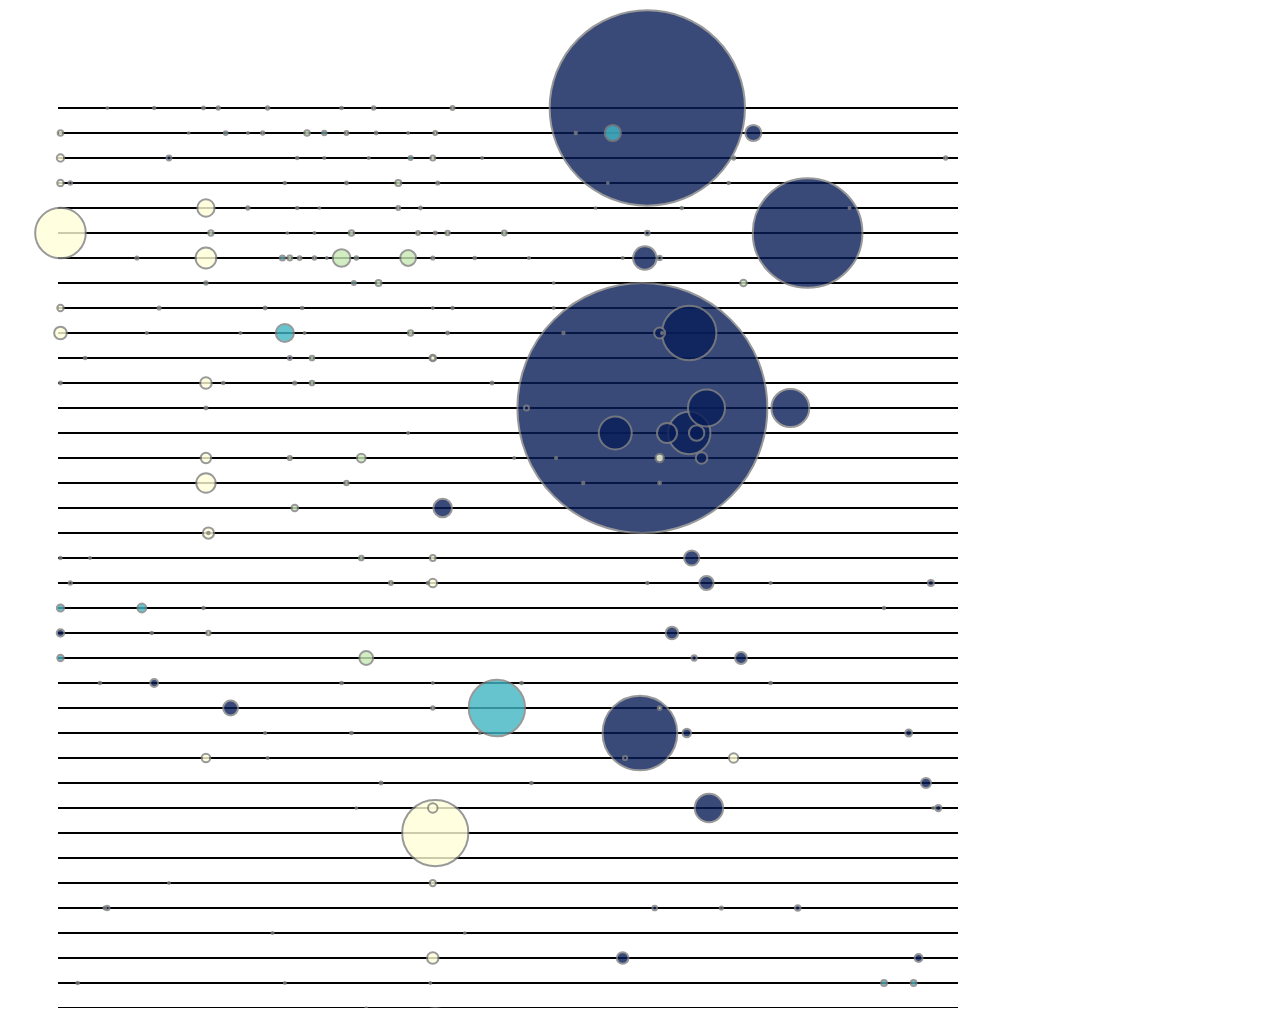
<file: Activity3/index.html>
<!DOCTYPE HTML>
<html lang="en">
<head>
    <meta charset="UTF-8">
    <title>Disasters</title>
    
    <!-- The following line references an external css file -->
    <!-- It defines style rules for your page, and elements in your page -->
    <!-- we aren't using one right now.... -->
    <!-- <link href="css/styles.css" rel="stylesheet"> --> 
</head>
<body>
<!--    <h1>Visualization of Natural Disasters, 2017 and 2016</h1>
    <p>Jillian Aurisano</p> -->

    <!-- <button onclick="myFunction()">Click me!!</button> -->
    <svg id="vis" width="1000" height="1000"> </svg>
    
    <!-- Load external JS files -->
    <script src="d3.v6.min.js"></script>

    <!-- This is where you will do most of the 'work' for your applications -->
    <script src="script.js"></script>
</body>
</html>
</file>
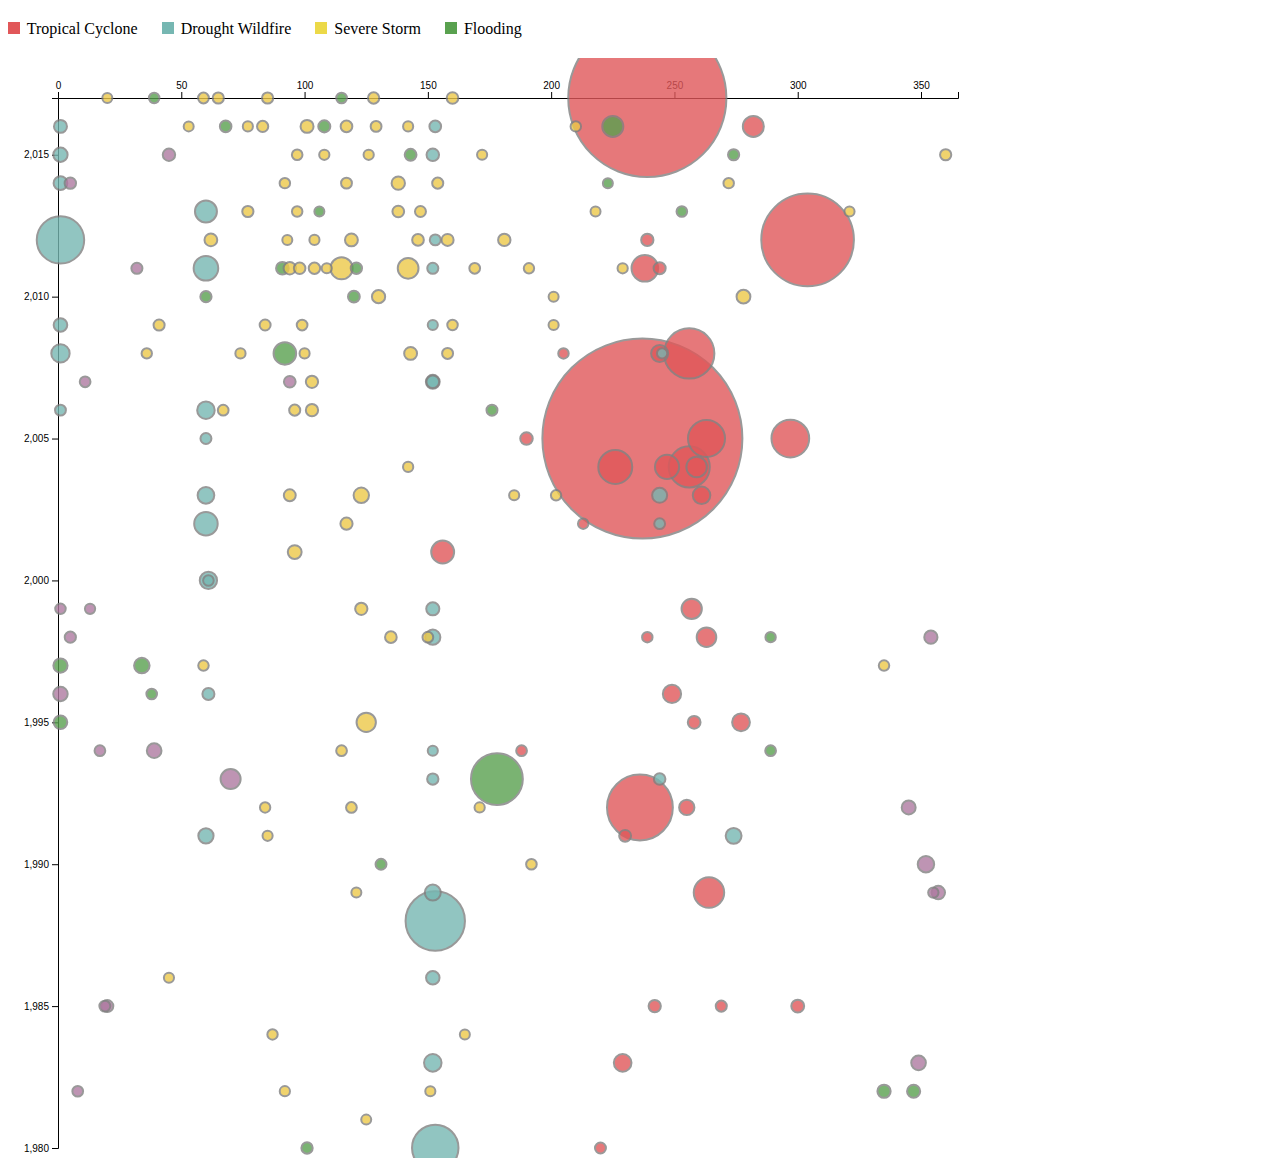
<file: Activity8/index.html>
<!DOCTYPE html>
<html>
<head>
    <title>D3 Project Starter Template</title>
    <meta charset="UTF-8">
    <link rel="icon" href="data:;base64,iVBORwOKGO=" />
    <link rel="stylesheet" href="css/style.css">
</head>
<body>    
    <!-- Add HTML content, SVG drawing area, ... -->

    <ul class="legend">
        <li class="legend-btn" category="tropical-cyclone"><span class="legend-symbol"></span> Tropical Cyclone</li>
        <li class="legend-btn" category="drought-wildfire"><span class="legend-symbol"></span> Drought Wildfire</li>
        <li class="legend-btn" category="severe-storm"><span class="legend-symbol"></span> Severe Storm</li>
        <li class="legend-btn" category="flooding"><span class="legend-symbol"></span> Flooding</li>
    </ul>

    <svg id="timeline"></svg>

    <div id="tooltip"></div>


 
    <!-- D3 bundle -->
    <script src="js/d3.v6.min.js"></script>

    <!-- Our JS code - INCLUDING the new files-->
    <script src="js/main.js"></script>
    <script src="js/timelineCircles.js"></script> 


</body>
</html>
</file>
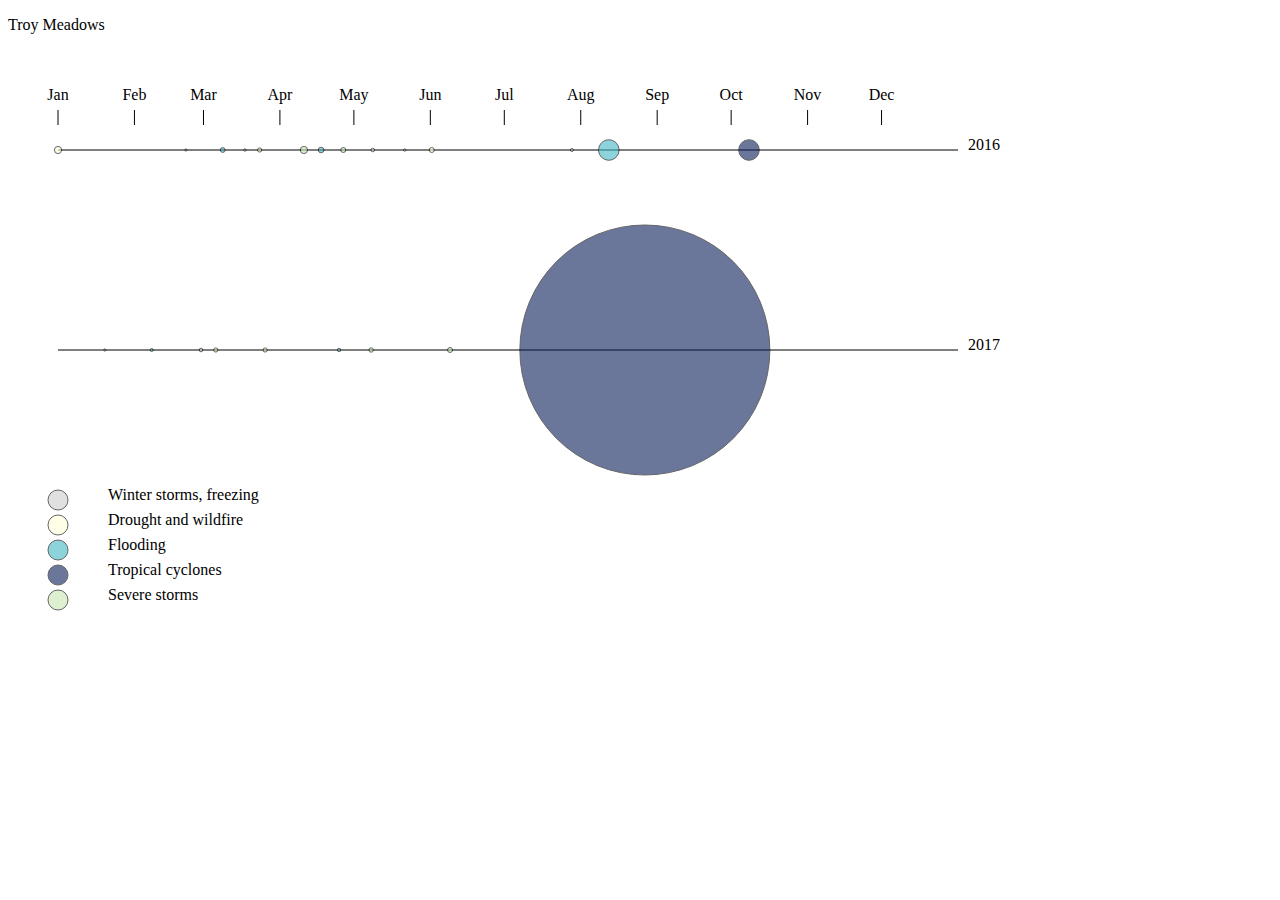
<file: visualization1.html>
<!DOCTYPE HTML>
<html lang="en">
<head>
    <meta charset="UTF-8">
    <title>Visualization 1</title>
    
    <!-- The following line references an external css file -->
    <!-- It defines style rules for your page, and elements in your page -->
    <link href="visualization1.css" rel="stylesheet">
</head>
<body>
    <p>Troy Meadows</p>
    <svg height="600" width="1000">
        <line x1="50" y1="100" x2="950" y2="100"></line>
        <line x1="50" y1="300" x2="950" y2="300"></line>
        <text x="960" y="100">2016</text>
        <text x="960" y="300">2017</text>
        <circle class="tropical-cyclone" cx="636.85" cy="300" r="125"/>
        <circle class="severe-storm"  cx="442.05" cy="300" r="2.5"/>
        <circle class="severe-storm"  cx="363.15" cy="300" r="2.2"/>
        <circle class="severe-storm"  cx="257.12" cy="300" r="2.1"/>
        <circle class="severe-storm"  cx="207.81" cy="300" r="2.1"/>
        <circle class="severe-storm"  cx="193.01" cy="300" r="1.8"/>
        <circle class="flooding"  cx="331.10" cy="300" r="1.7"/>
        <circle class="flooding"  cx="143.70" cy="300" r="1.5"/>
        <circle class="severe-storm"  cx="96.85" cy="300" r="1.1"/>

        <circle class="flooding"  cx="600.82" cy="100" r="10.3"/>
        <circle class="tropical-cyclone"  cx="740.98" cy="100" r="10.3"/>
        <circle class="drought-wildfire"  cx="50.00" cy="100" r="3.6"/>
        <circle class="severe-storm"  cx="295.90" cy="100" r="3.6"/>
        <circle class="flooding"  cx="313.11" cy="100" r="2.8"/>
        <circle class="drought-wildfire"  cx="423.77" cy="100" r="2.5"/>
        <circle class="severe-storm"  cx="335.25" cy="100" r="2.5"/>
        <circle class="flooding"  cx="214.75" cy="100" r="2.4"/>
        <circle class="severe-storm"  cx="251.64" cy="100" r="2.1"/>
        <circle class="severe-storm"  cx="364.75" cy="100" r="1.8"/>
        <circle class="severe-storm"  cx="563.93" cy="100" r="1.5"/>
        <circle class="severe-storm"  cx="236.89" cy="100" r="1.2"/>
        <circle class="severe-storm"  cx="396.72" cy="100" r="1.2"/>
        <circle class="severe-storm"  cx="177.87" cy="100" r="1.1"/>

        <text text-anchor="middle" x="50" y="50">Jan</text>
        <text text-anchor="middle" x="126.44" y="50">Feb</text>
        <text text-anchor="middle" x="195.48" y="50">Mar</text>
        <text text-anchor="middle" x="271.92" y="50">Apr</text>
        <text text-anchor="middle" x="345.89" y="50">May</text>
        <text text-anchor="middle" x="422.33" y="50">Jun</text>
        <text text-anchor="middle" x="496.30" y="50">Jul</text>
        <text text-anchor="middle" x="572.74" y="50">Aug</text>
        <text text-anchor="middle" x="649.18" y="50">Sep</text>
        <text text-anchor="middle" x="723.15" y="50">Oct</text>
        <text text-anchor="middle" x="799.59" y="50">Nov</text>
        <text text-anchor="middle" x="873.56" y="50">Dec</text>

        <line x1="50" y1="60" x2="50" y2="75"/>
        <line x1="126.44" y1="60" x2="126.44" y2="75"/>
        <line x1="195.48" y1="60" x2="195.48" y2="75"/>
        <line x1="271.92" y1="60" x2="271.92" y2="75"/>
        <line x1="345.89" y1="60" x2="345.89" y2="75"/>
        <line x1="422.33" y1="60" x2="422.33" y2="75"/>
        <line x1="496.30" y1="60" x2="496.30" y2="75"/>
        <line x1="572.74" y1="60" x2="572.74" y2="75"/>
        <line x1="649.18" y1="60" x2="649.18" y2="75"/>
        <line x1="723.15" y1="60" x2="723.15" y2="75"/>
        <line x1="799.59" y1="60" x2="799.59" y2="75"/>
        <line x1="873.56" y1="60" x2="873.56" y2="75"/>

        <circle class="winter-storm-freeze" cx="50" cy="450" r="10" />
        <circle class="drought-wildfire" cx="50" cy="475" r="10" />
        <circle class="flooding" cx="50" cy="500" r="10" />
        <circle class="tropical-cyclone" cx="50" cy="525" r="10" />
        <circle class="severe-storm" cx="50" cy="550" r="10" />

        <text text-anchor="start" x="100" y="450">Winter storms, freezing</text>
        <text text-anchor="start" x="100" y="475">Drought and wildfire</text>
        <text text-anchor="start" x="100" y="500">Flooding</text>
        <text text-anchor="start" x="100" y="525">Tropical cyclones</text>
        <text text-anchor="start" x="100" y="550">Severe storms</text>

        
    </svg>
    <!-- <svg>
        <circle class="winter-storm-freeze" cx="50" cy="500" r="10" />
        <circle class="drought-wildfire" cx="50" cy="515" r="10" />
        <circle class="flooding" cx="50" cy="530" r="10" />
        <circle class="tropical-cyclone" cx="50" cy="545" r="10" />
        <circle class="severe-storm" cx="50" cy="560" r="10" />

    </svg> -->
    <!-- Load external JS files -->
    <!-- This is where you will do most of the 'work' for your applications -->
    <!-- <script src="js/main.js"></script> -->
</body>
</html>
</file>
<file: Activity8/css/style.css>
/* Tooltip */
#tooltip {
  position: absolute;
  display: none;
  background: #fff;
  box-shadow: 3px 3px 3px 0px rgb(92 92 92 / 0.5);
  border: 1px solid #ddd;
  font-size: 12px;
  font-weight: 500;
  padding: 8px;
  min-width: 160px;
  color: #333;
}
.tooltip-title {
  color: #000;
  font-size: 14px;
  font-weight: 600;
}
#tooltip ul {
  margin: 5px 0 0 0;
  padding-left: 20px;
}

/* Legend */
.legend {
  margin: 20px 0;
  list-style: none;
  padding: 0;
}
.legend-btn {
  display: inline-block;
  margin: 0 20px 0 0;
  cursor: pointer;
  transition: all ease-in-out 200ms;
}
.legend-btn:hover.legend-btn.inactive:hover  {
  /*opacity: 1.0;*/
}
.legend-btn.inactive {
  opacity: 0.3;
}
.legend-symbol {
  width: 12px;
  height: 12px;
  margin-right: 3px;
  display: inline-block;
}
.legend-btn[category="tropical-cyclone"] .legend-symbol {
  background: #E15759;
}
.legend-btn[category="drought-wildfire"] .legend-symbol {
  background: #76B7B2;
}
.legend-btn[category="severe-storm"] .legend-symbol {
  background: #ECD948;
}
.legend-btn[category="flooding"] .legend-symbol {
  background: #59A14F;
}
</file>
<file: visualization1.css>
circle {
    stroke: black;
    stroke-width: 1;
    opacity: 0.6;
}

line {
    stroke: black;
    stroke-width: 1;
}

.winter-storm-freeze {
    fill: #ccc;
}

.drought-wildfire {
    fill: #ffffd9;
}

.flooding {
    fill: #41b6c4;
}

.tropical-cyclone {
    fill: #081d58;
}

.severe-storm {
    fill: #c7e9b4;
}
</file>
